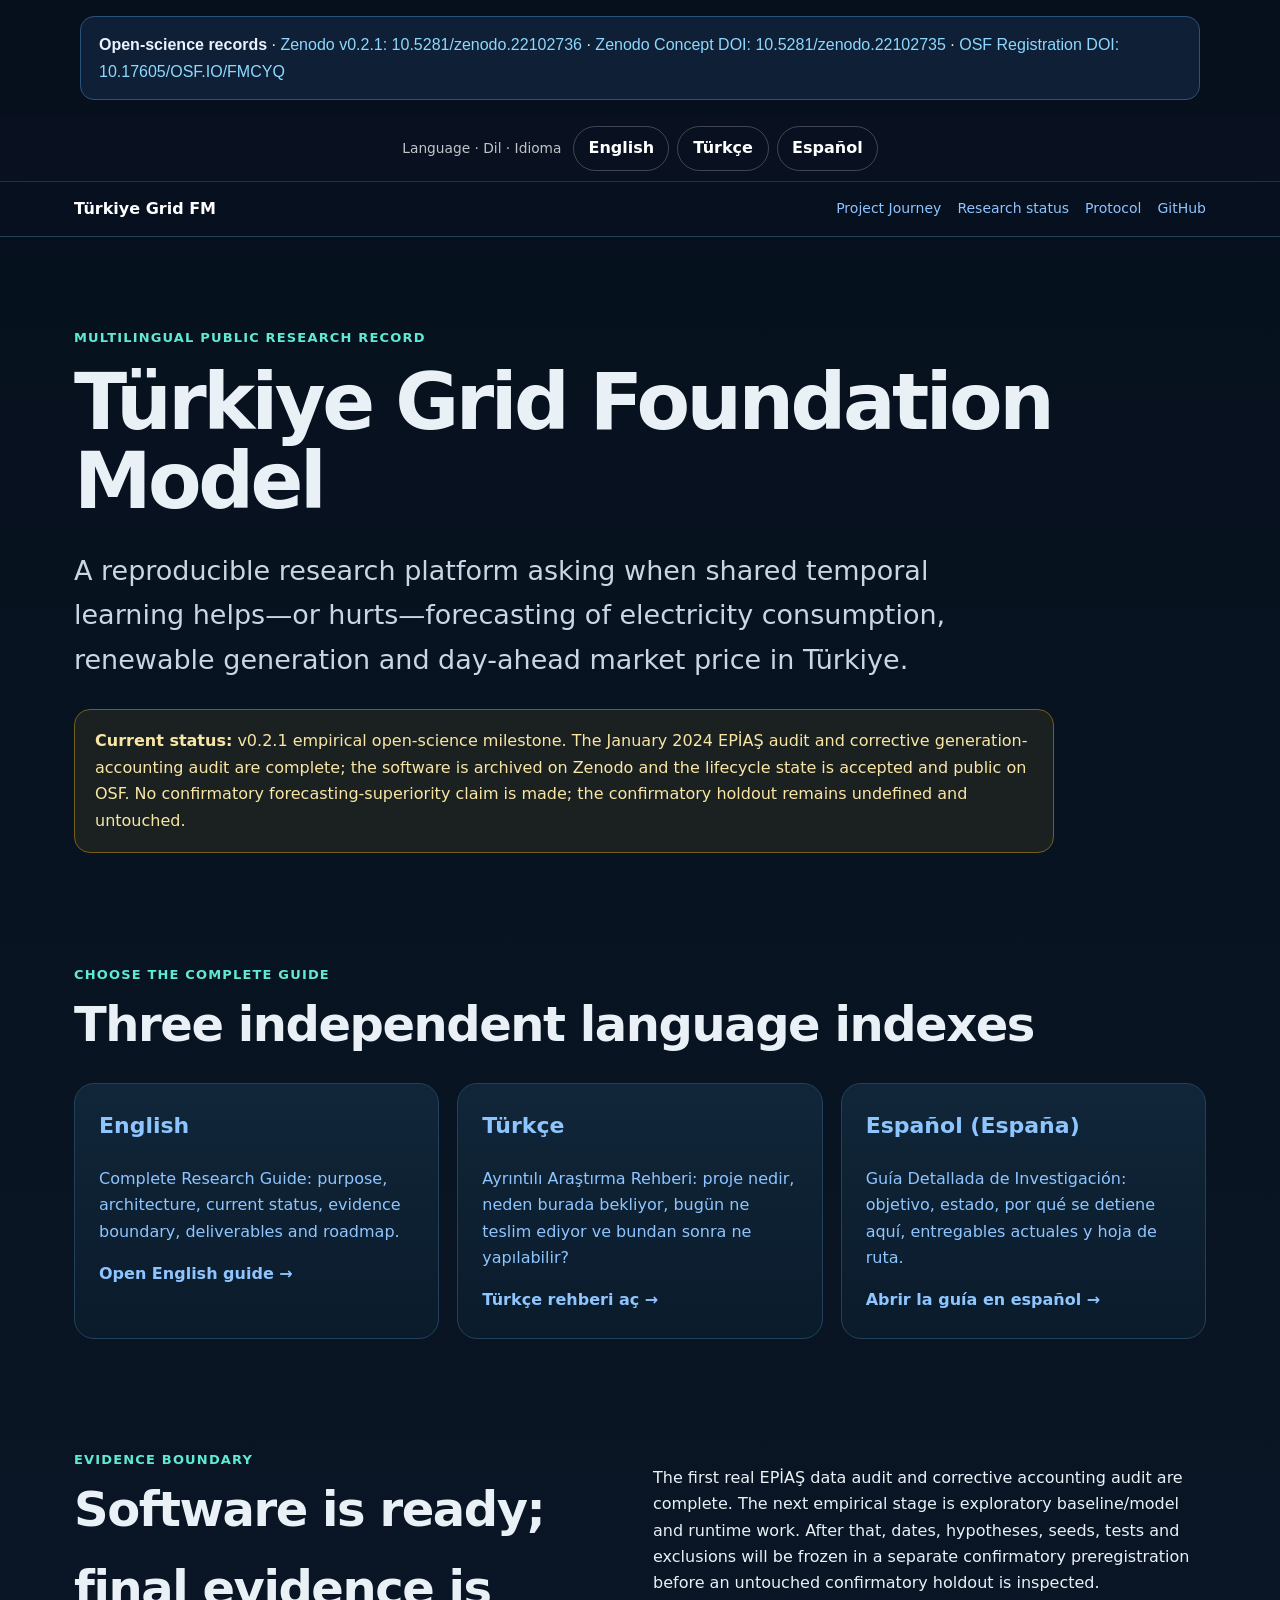
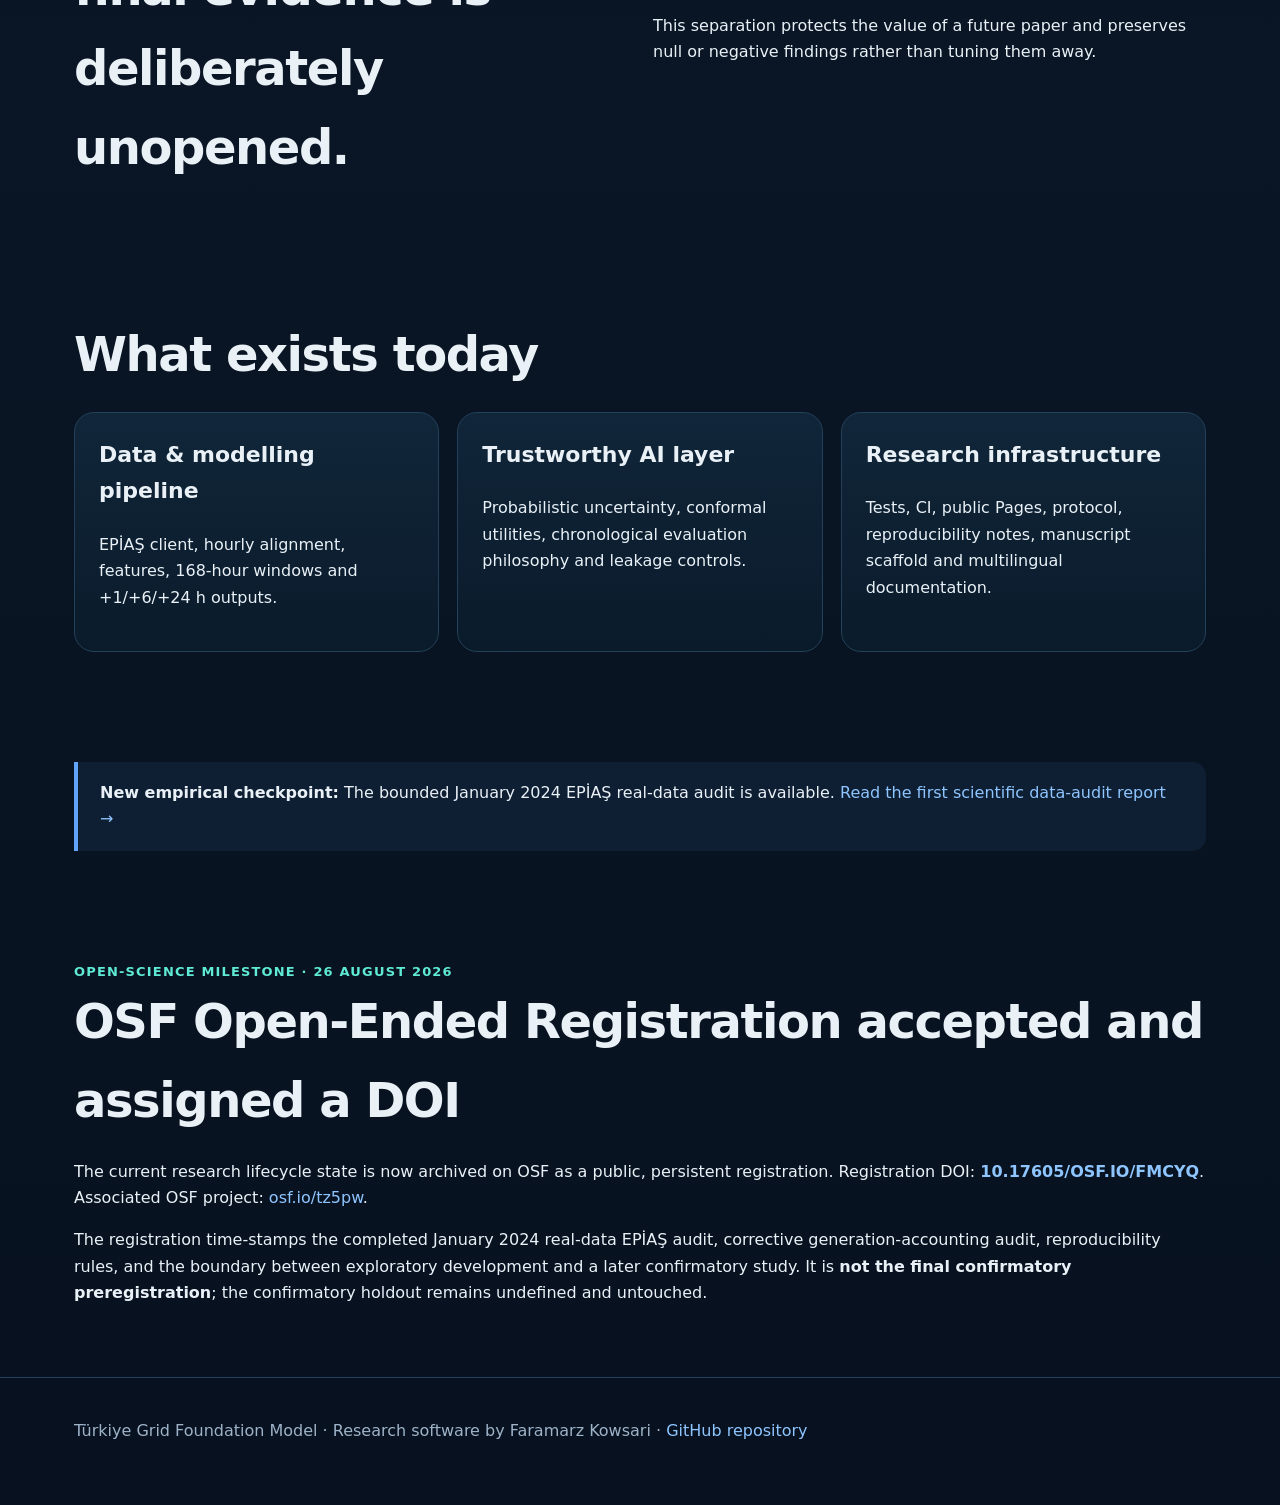
<file: docs/index.html>
<!doctype html><html lang="en"><head><meta charset="utf-8"><meta name="viewport" content="width=device-width,initial-scale=1">
<title>Türkiye Grid Foundation Model — Multilingual Research Portal</title><meta name="description" content="Official multilingual public research record for Türkiye Grid Foundation Model. Read the full project guide in English, Turkish or Spanish (Spain), including status, evidence boundary and research roadmap.">
<link rel="canonical" href="https://faramarzkowsari.github.io/turkiye-grid-foundation-model/"><link rel="alternate" hreflang="en" href="https://faramarzkowsari.github.io/turkiye-grid-foundation-model/en/">
<link rel="alternate" hreflang="tr-TR" href="https://faramarzkowsari.github.io/turkiye-grid-foundation-model/tr/">
<link rel="alternate" hreflang="es-ES" href="https://faramarzkowsari.github.io/turkiye-grid-foundation-model/es/">
<link rel="alternate" hreflang="x-default" href="https://faramarzkowsari.github.io/turkiye-grid-foundation-model/">
<meta property="og:type" content="website"><meta property="og:title" content="Türkiye Grid Foundation Model — Multilingual Research Portal"><meta property="og:description" content="Official multilingual public research record for Türkiye Grid Foundation Model. Read the full project guide in English, Turkish or Spanish (Spain), including status, evidence boundary and research roadmap.">
<meta property="og:url" content="https://faramarzkowsari.github.io/turkiye-grid-foundation-model/"><meta property="og:image" content="https://faramarzkowsari.github.io/turkiye-grid-foundation-model/assets/social-preview.svg"><meta name="twitter:card" content="summary_large_image">
<link rel="stylesheet" href="styles.css">
<script type="application/ld+json">{"@context": "https://schema.org", "@type": "WebSite", "name": "Türkiye Grid Foundation Model", "url": "https://faramarzkowsari.github.io/turkiye-grid-foundation-model/", "description": "Official multilingual public research record for Türkiye Grid Foundation Model. Read the full project guide in English, Turkish or Spanish (Spain), including status, evidence boundary and research roadmap.", "author": {"@type": "Person", "name": "Faramarz Kowsari", "url": "https://faramarzkowsari.github.io"}}</script>
<style id="tgfm-language-tabs-style">.tgfm-language-tabs{position:sticky;top:0;z-index:9999;display:flex;justify-content:center;align-items:center;gap:8px;flex-wrap:wrap;padding:10px 14px;background:rgba(10,18,34,.96);border-bottom:1px solid rgba(255,255,255,.12);backdrop-filter:blur(10px)}.tgfm-language-tabs .label{margin-right:4px;font-size:.86rem;opacity:.75;color:#fff}.tgfm-language-tabs a{display:inline-flex;align-items:center;justify-content:center;min-width:92px;padding:8px 14px;border:1px solid rgba(255,255,255,.22);border-radius:999px;color:#fff;text-decoration:none;font-weight:700}.tgfm-language-tabs a:hover{background:rgba(255,255,255,.09)}.tgfm-language-tabs a.active{background:#fff;color:#111827;border-color:#fff}@media(max-width:560px){.tgfm-language-tabs .label{width:100%;text-align:center}.tgfm-language-tabs a{min-width:82px;font-size:.9rem}}</style><meta name="citation_doi" content="10.5281/zenodo.22102736">
<meta name="DC.identifier" content="doi:10.5281/zenodo.22102736">
<meta name="DC.relation" content="https://doi.org/10.17605/OSF.IO/FMCYQ">
</head><body>
<div id="tgfm-doi-panel" style="max-width:1120px;margin:16px auto;padding:14px 18px;border:1px solid #2b5278;border-radius:14px;background:#0f2036;color:#eaf2ff;font-family:Segoe UI,Arial,sans-serif;line-height:1.7"><strong>Open-science records</strong> · <a href="https://doi.org/10.5281/zenodo.22102736" style="color:#8dd8ff">Zenodo v0.2.1: 10.5281/zenodo.22102736</a> · <a href="https://doi.org/10.5281/zenodo.22102735" style="color:#8dd8ff">Zenodo Concept DOI: 10.5281/zenodo.22102735</a> · <a href="https://doi.org/10.17605/OSF.IO/FMCYQ" style="color:#8dd8ff">OSF Registration DOI: 10.17605/OSF.IO/FMCYQ</a></div><div class="tgfm-language-tabs" role="navigation" aria-label="Language selector"><span class="label">Language · Dil · Idioma</span><a class="" href="https://faramarzkowsari.github.io/turkiye-grid-foundation-model/en/" hreflang="en">English</a><a class="" href="https://faramarzkowsari.github.io/turkiye-grid-foundation-model/tr/" hreflang="tr-TR">Türkçe</a><a class="" href="https://faramarzkowsari.github.io/turkiye-grid-foundation-model/es/" hreflang="es-ES">Español</a></div>
<nav class="nav"><div class="wrap"><a class="brand" href="index.html">Türkiye Grid FM</a><div class="links"><a href="en/project-journey.html">Project Journey</a><a href="results.html">Research status</a><a href="../RESEARCH_PROTOCOL.md">Protocol</a><a href="https://github.com/FaramarzKowsari/turkiye-grid-foundation-model">GitHub</a></div></div></nav>
<header class="hero"><div class="wrap"><div class="eyebrow">Multilingual public research record</div><h1>Türkiye Grid Foundation Model</h1>
<p class="lead">A reproducible research platform asking when shared temporal learning helps—or hurts—forecasting of electricity consumption, renewable generation and day-ahead market price in Türkiye.</p>
<div class="status"><strong>Current status:</strong> v0.2.1 empirical open-science milestone. The January 2024 EPİAŞ audit and corrective generation-accounting audit are complete; the software is archived on Zenodo and the lifecycle state is accepted and public on OSF. No confirmatory forecasting-superiority claim is made; the confirmatory holdout remains undefined and untouched.</div></div></header>
<main>
<section class="section"><div class="wrap"><div class="eyebrow">Choose the complete guide</div><h2>Three independent language indexes</h2>
<div class="grid">
<a class="card" href="en/"><h3>English</h3><p>Complete Research Guide: purpose, architecture, current status, evidence boundary, deliverables and roadmap.</p><strong>Open English guide →</strong></a>
<a class="card" href="tr/"><h3>Türkçe</h3><p>Ayrıntılı Araştırma Rehberi: proje nedir, neden burada bekliyor, bugün ne teslim ediyor ve bundan sonra ne yapılabilir?</p><strong>Türkçe rehberi aç →</strong></a>
<a class="card" href="es/"><h3>Español (España)</h3><p>Guía Detallada de Investigación: objetivo, estado, por qué se detiene aquí, entregables actuales y hoja de ruta.</p><strong>Abrir la guía en español →</strong></a>
</div></div></section>
<section class="section"><div class="wrap"><div class="two"><div><div class="eyebrow">Evidence boundary</div><h2>Software is ready; final evidence is deliberately unopened.</h2></div>
<div><p>The first real EPİAŞ data audit and corrective accounting audit are complete. The next empirical stage is exploratory baseline/model and runtime work. After that, dates, hypotheses, seeds, tests and exclusions will be frozen in a separate confirmatory preregistration before an untouched confirmatory holdout is inspected.</p>
<p>This separation protects the value of a future paper and preserves null or negative findings rather than tuning them away.</p></div></div></div></section>
<section class="section"><div class="wrap"><h2>What exists today</h2><div class="grid"><div class="card"><h3>Data & modelling pipeline</h3><p>EPİAŞ client, hourly alignment, features, 168-hour windows and +1/+6/+24 h outputs.</p></div><div class="card"><h3>Trustworthy AI layer</h3><p>Probabilistic uncertainty, conformal utilities, chronological evaluation philosophy and leakage controls.</p></div><div class="card"><h3>Research infrastructure</h3><p>Tests, CI, public Pages, protocol, reproducibility notes, manuscript scaffold and multilingual documentation.</p></div></div></div></section>
<section class="section"><div class="wrap"><div class="callout"><strong>New empirical checkpoint:</strong> The bounded January 2024 EPİAŞ real-data audit is available. <a href="data-audit.html">Read the first scientific data-audit report →</a></div></div></section>
<section id="osf-open-science-milestone" class="section alt"><div class="wrap"><div class="eyebrow">Open-science milestone · 26 August 2026</div><h2>OSF Open-Ended Registration accepted and assigned a DOI</h2><p>The current research lifecycle state is now archived on OSF as a public, persistent registration. Registration DOI: <a href="https://doi.org/10.17605/OSF.IO/FMCYQ"><strong>10.17605/OSF.IO/FMCYQ</strong></a>. Associated OSF project: <a href="https://osf.io/tz5pw">osf.io/tz5pw</a>.</p><p>The registration time-stamps the completed January 2024 real-data EPİAŞ audit, corrective generation-accounting audit, reproducibility rules, and the boundary between exploratory development and a later confirmatory study. It is <strong>not the final confirmatory preregistration</strong>; the confirmatory holdout remains undefined and untouched.</p></div></section>
</main>
<footer class="footer"><div class="wrap">Türkiye Grid Foundation Model · Research software by Faramarz Kowsari · <a href="https://github.com/FaramarzKowsari/turkiye-grid-foundation-model">GitHub repository</a></div></footer>
</body></html>
</file>
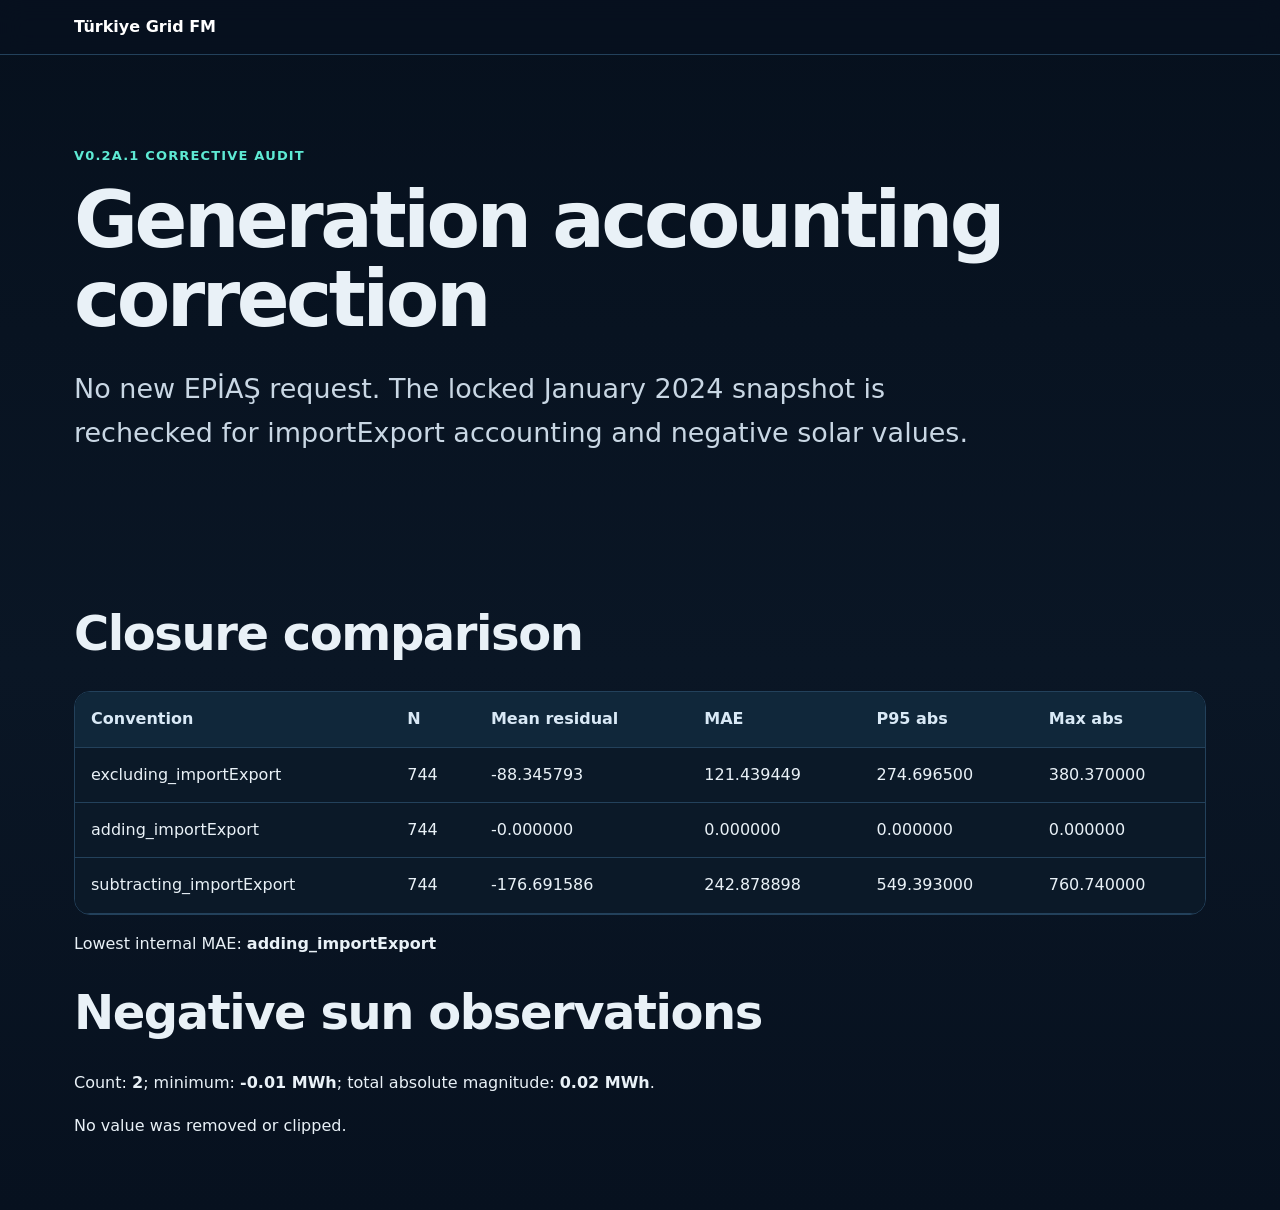
<file: docs/data-audit-correction.html>
<!doctype html><html><head><meta charset="utf-8"><meta name="viewport" content="width=device-width,initial-scale=1"><title>v0.2a.1 Corrective Audit</title><link rel="stylesheet" href="styles.css"></head><body><nav class="nav"><div class="wrap"><a class="brand" href="index.html">Türkiye Grid FM</a></div></nav><header class="hero"><div class="wrap"><div class="eyebrow">v0.2a.1 corrective audit</div><h1>Generation accounting correction</h1><p class="lead">No new EPİAŞ request. The locked January 2024 snapshot is rechecked for importExport accounting and negative solar values.</p></div></header><main><section class="section"><div class="wrap"><h2>Closure comparison</h2><div class="table-wrap"><table><thead><tr><th>Convention</th><th>N</th><th>Mean residual</th><th>MAE</th><th>P95 abs</th><th>Max abs</th></tr></thead><tbody><tr><td>excluding_importExport</td><td>744</td><td>-88.345793</td><td>121.439449</td><td>274.696500</td><td>380.370000</td></tr><tr><td>adding_importExport</td><td>744</td><td>-0.000000</td><td>0.000000</td><td>0.000000</td><td>0.000000</td></tr><tr><td>subtracting_importExport</td><td>744</td><td>-176.691586</td><td>242.878898</td><td>549.393000</td><td>760.740000</td></tr></tbody></table></div><p>Lowest internal MAE: <strong>adding_importExport</strong></p><h2>Negative sun observations</h2><p>Count: <strong>2</strong>; minimum: <strong>-0.01 MWh</strong>; total absolute magnitude: <strong>0.02 MWh</strong>.</p><p>No value was removed or clipped.</p></div></section></main></body></html>
</file>
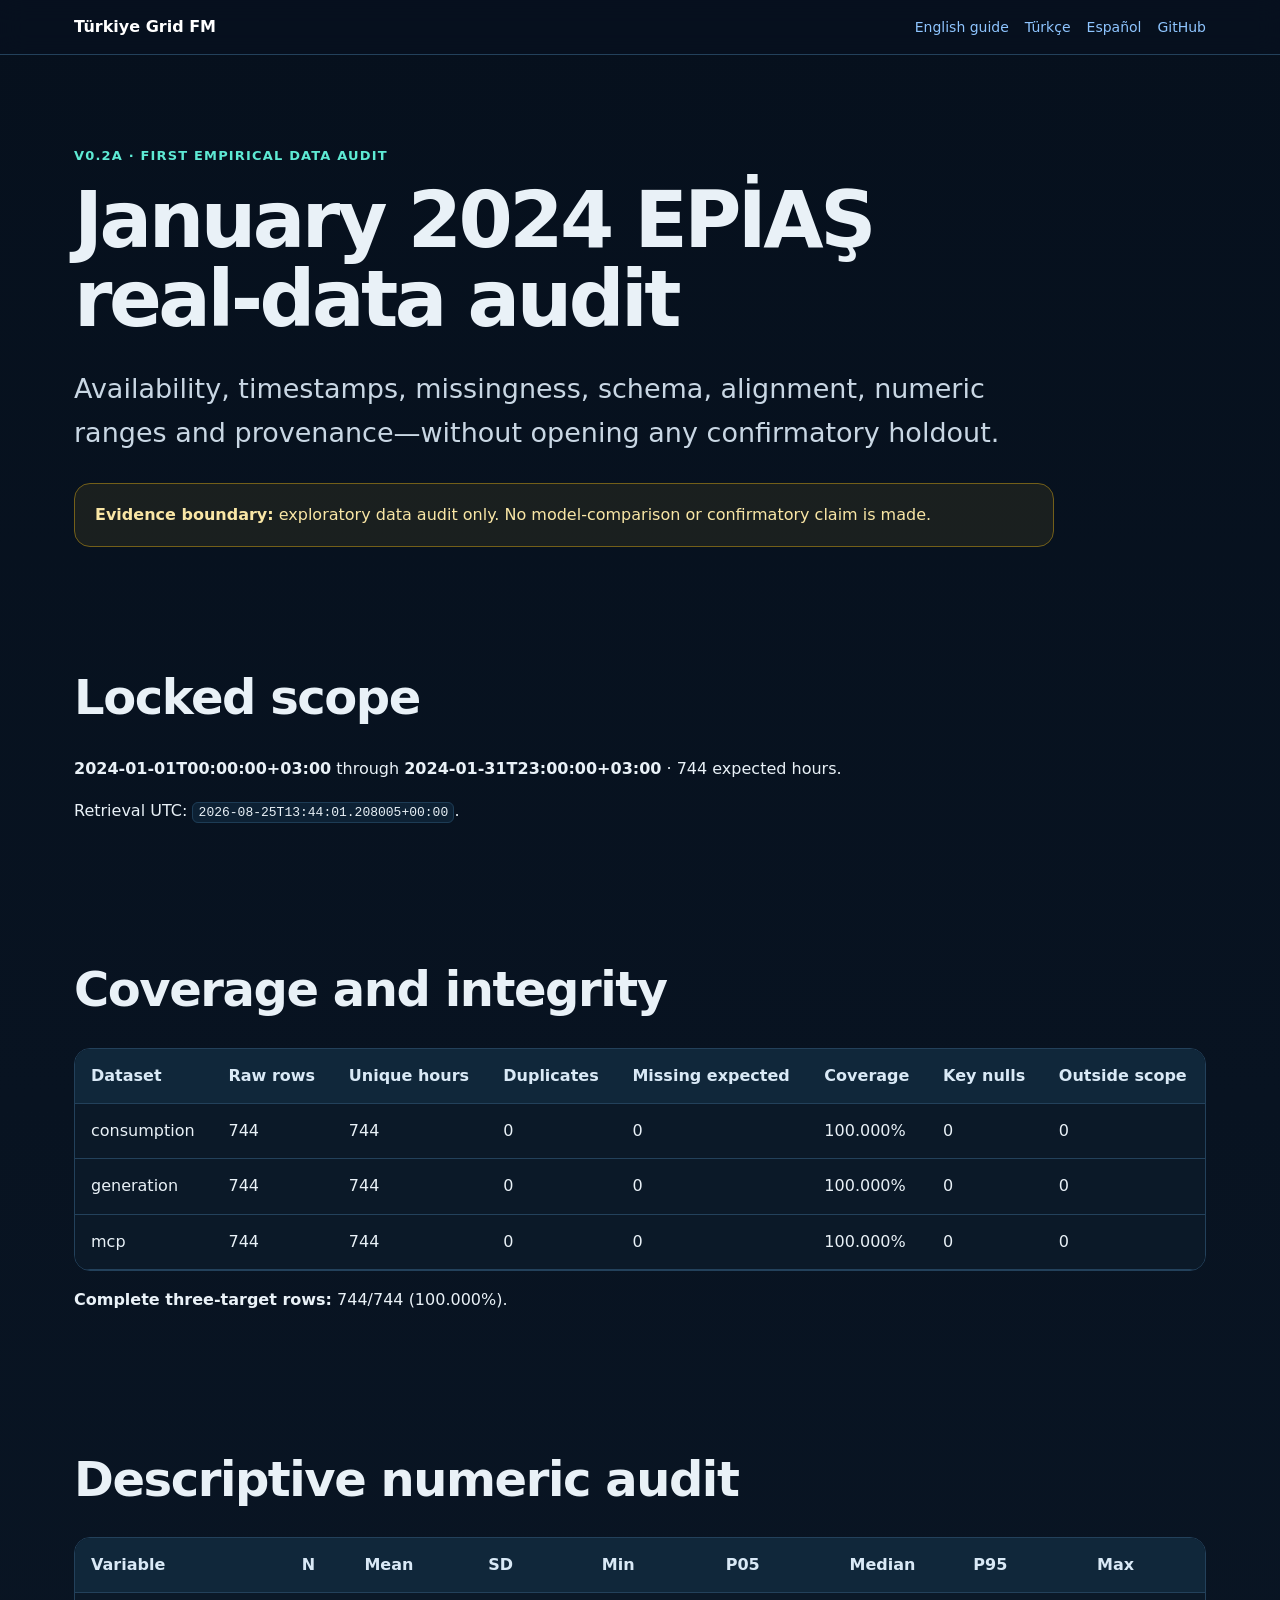
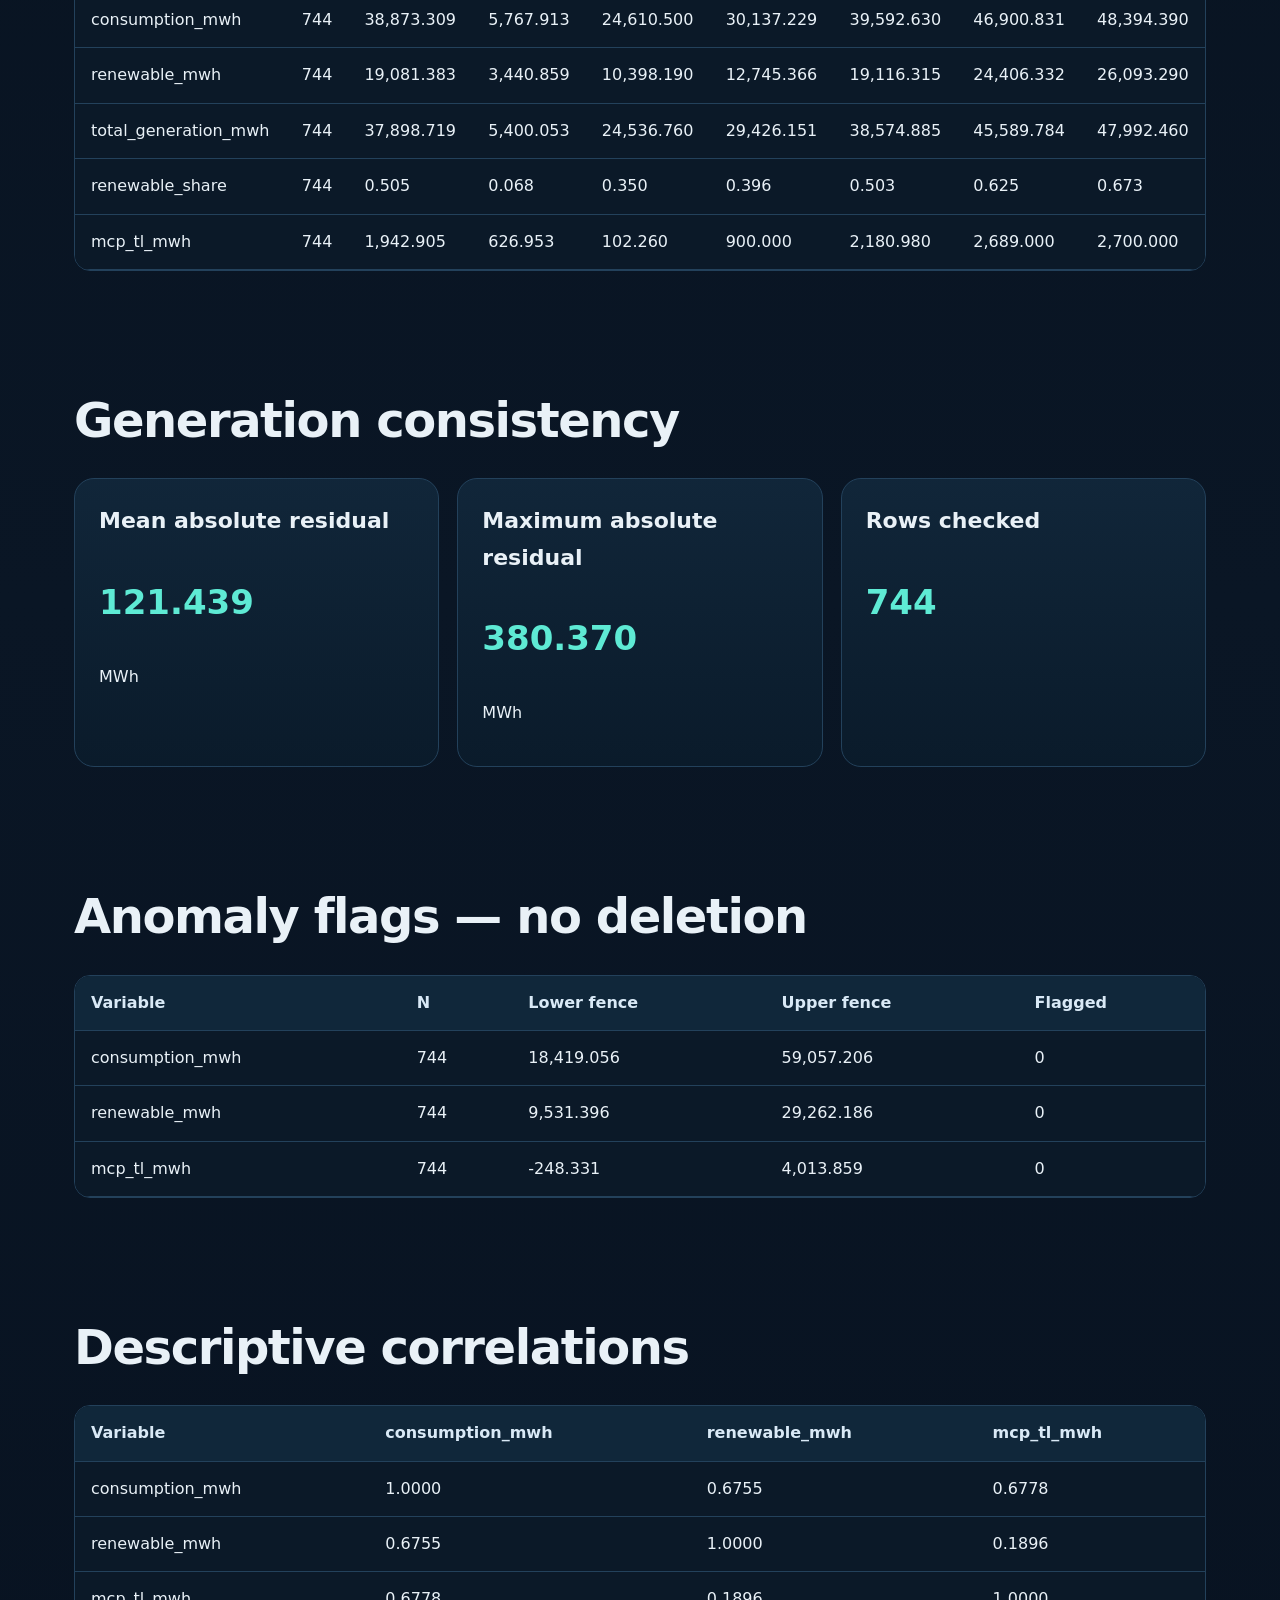
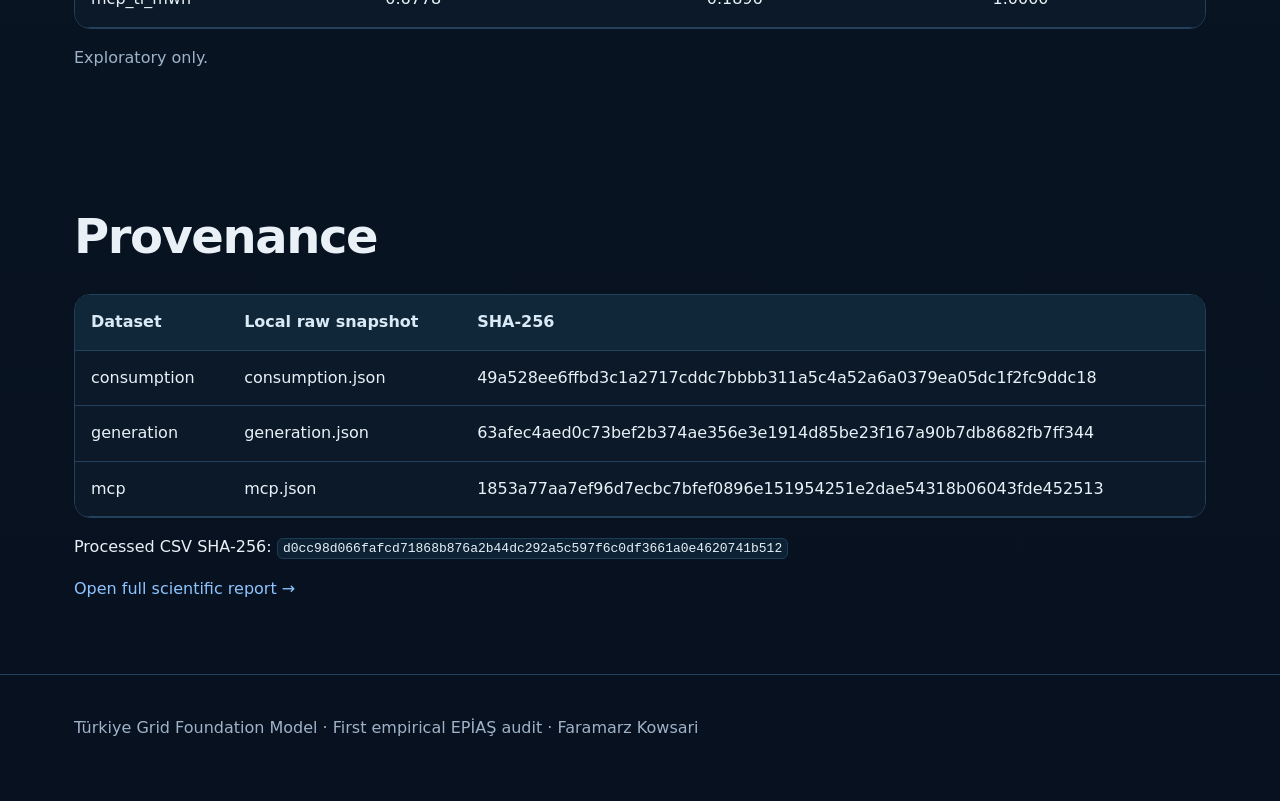
<file: docs/data-audit.html>
<!doctype html><html lang="en"><head><meta charset="utf-8"><meta name="viewport" content="width=device-width,initial-scale=1"><title>First Empirical EPİAŞ Data Audit — Türkiye Grid Foundation Model</title><meta name="description" content="Exploratory January 2024 EPİAŞ real-data quality audit; no confirmatory holdout touched."><link rel="stylesheet" href="styles.css"></head><body><nav class="nav"><div class="wrap"><a class="brand" href="index.html">Türkiye Grid FM</a><div class="links"><a href="en/">English guide</a><a href="tr/">Türkçe</a><a href="es/">Español</a><a href="https://github.com/FaramarzKowsari/turkiye-grid-foundation-model">GitHub</a></div></div></nav><header class="hero"><div class="wrap"><div class="eyebrow">v0.2a · First empirical data audit</div><h1>January 2024 EPİAŞ real-data audit</h1><p class="lead">Availability, timestamps, missingness, schema, alignment, numeric ranges and provenance—without opening any confirmatory holdout.</p><div class="status"><strong>Evidence boundary:</strong> exploratory data audit only. No model-comparison or confirmatory claim is made.</div></div></header><main><section class="section"><div class="wrap"><h2>Locked scope</h2><p><strong>2024-01-01T00:00:00+03:00</strong> through <strong>2024-01-31T23:00:00+03:00</strong> · 744 expected hours.</p><p>Retrieval UTC: <code>2026-08-25T13:44:01.208005+00:00</code>.</p></div></section><section class="section"><div class="wrap"><h2>Coverage and integrity</h2><div class="table-wrap"><table><thead><tr><th>Dataset</th><th>Raw rows</th><th>Unique hours</th><th>Duplicates</th><th>Missing expected</th><th>Coverage</th><th>Key nulls</th><th>Outside scope</th></tr></thead><tbody><tr><td>consumption</td><td>744</td><td>744</td><td>0</td><td>0</td><td>100.000%</td><td>0</td><td>0</td></tr><tr><td>generation</td><td>744</td><td>744</td><td>0</td><td>0</td><td>100.000%</td><td>0</td><td>0</td></tr><tr><td>mcp</td><td>744</td><td>744</td><td>0</td><td>0</td><td>100.000%</td><td>0</td><td>0</td></tr></tbody></table></div><p><strong>Complete three-target rows:</strong> 744/744 (100.000%).</p></div></section><section class="section"><div class="wrap"><h2>Descriptive numeric audit</h2><div class="table-wrap"><table><thead><tr><th>Variable</th><th>N</th><th>Mean</th><th>SD</th><th>Min</th><th>P05</th><th>Median</th><th>P95</th><th>Max</th></tr></thead><tbody><tr><td>consumption_mwh</td><td>744</td><td>38,873.309</td><td>5,767.913</td><td>24,610.500</td><td>30,137.229</td><td>39,592.630</td><td>46,900.831</td><td>48,394.390</td></tr><tr><td>renewable_mwh</td><td>744</td><td>19,081.383</td><td>3,440.859</td><td>10,398.190</td><td>12,745.366</td><td>19,116.315</td><td>24,406.332</td><td>26,093.290</td></tr><tr><td>total_generation_mwh</td><td>744</td><td>37,898.719</td><td>5,400.053</td><td>24,536.760</td><td>29,426.151</td><td>38,574.885</td><td>45,589.784</td><td>47,992.460</td></tr><tr><td>renewable_share</td><td>744</td><td>0.505</td><td>0.068</td><td>0.350</td><td>0.396</td><td>0.503</td><td>0.625</td><td>0.673</td></tr><tr><td>mcp_tl_mwh</td><td>744</td><td>1,942.905</td><td>626.953</td><td>102.260</td><td>900.000</td><td>2,180.980</td><td>2,689.000</td><td>2,700.000</td></tr></tbody></table></div></div></section><section class="section"><div class="wrap"><h2>Generation consistency</h2><div class="grid"><div class="card"><h3>Mean absolute residual</h3><p class="metric">121.439</p><p>MWh</p></div><div class="card"><h3>Maximum absolute residual</h3><p class="metric">380.370</p><p>MWh</p></div><div class="card"><h3>Rows checked</h3><p class="metric">744</p></div></div></div></section><section class="section"><div class="wrap"><h2>Anomaly flags — no deletion</h2><div class="table-wrap"><table><thead><tr><th>Variable</th><th>N</th><th>Lower fence</th><th>Upper fence</th><th>Flagged</th></tr></thead><tbody><tr><td>consumption_mwh</td><td>744</td><td>18,419.056</td><td>59,057.206</td><td>0</td></tr><tr><td>renewable_mwh</td><td>744</td><td>9,531.396</td><td>29,262.186</td><td>0</td></tr><tr><td>mcp_tl_mwh</td><td>744</td><td>-248.331</td><td>4,013.859</td><td>0</td></tr></tbody></table></div></div></section><section class="section"><div class="wrap"><h2>Descriptive correlations</h2><div class="table-wrap"><table><thead><tr><th>Variable</th><th>consumption_mwh</th><th>renewable_mwh</th><th>mcp_tl_mwh</th></tr></thead><tbody><tr><td>consumption_mwh</td><td>1.0000</td><td>0.6755</td><td>0.6778</td></tr><tr><td>renewable_mwh</td><td>0.6755</td><td>1.0000</td><td>0.1896</td></tr><tr><td>mcp_tl_mwh</td><td>0.6778</td><td>0.1896</td><td>1.0000</td></tr></tbody></table></div><p class="muted">Exploratory only.</p></div></section><section class="section"><div class="wrap"><h2>Provenance</h2><div class="table-wrap"><table><thead><tr><th>Dataset</th><th>Local raw snapshot</th><th>SHA-256</th></tr></thead><tbody><tr><td>consumption</td><td>consumption.json</td><td>49a528ee6ffbd3c1a2717cddc7bbbb311a5c4a52a6a0379ea05dc1f2fc9ddc18</td></tr><tr><td>generation</td><td>generation.json</td><td>63afec4aed0c73bef2b374ae356e3e1914d85be23f167a90b7db8682fb7ff344</td></tr><tr><td>mcp</td><td>mcp.json</td><td>1853a77aa7ef96d7ecbc7bfef0896e151954251e2dae54318b06043fde452513</td></tr></tbody></table></div><p>Processed CSV SHA-256: <code>d0cc98d066fafcd71868b876a2b44dc292a5c597f6c0df3661a0e4620741b512</code></p><p><a href="https://github.com/FaramarzKowsari/turkiye-grid-foundation-model/blob/main/reports/DATA_AUDIT_REPORT_2024-01.md">Open full scientific report →</a></p></div></section></main><footer class="footer"><div class="wrap">Türkiye Grid Foundation Model · First empirical EPİAŞ audit · Faramarz Kowsari</div></footer></body></html>
</file>
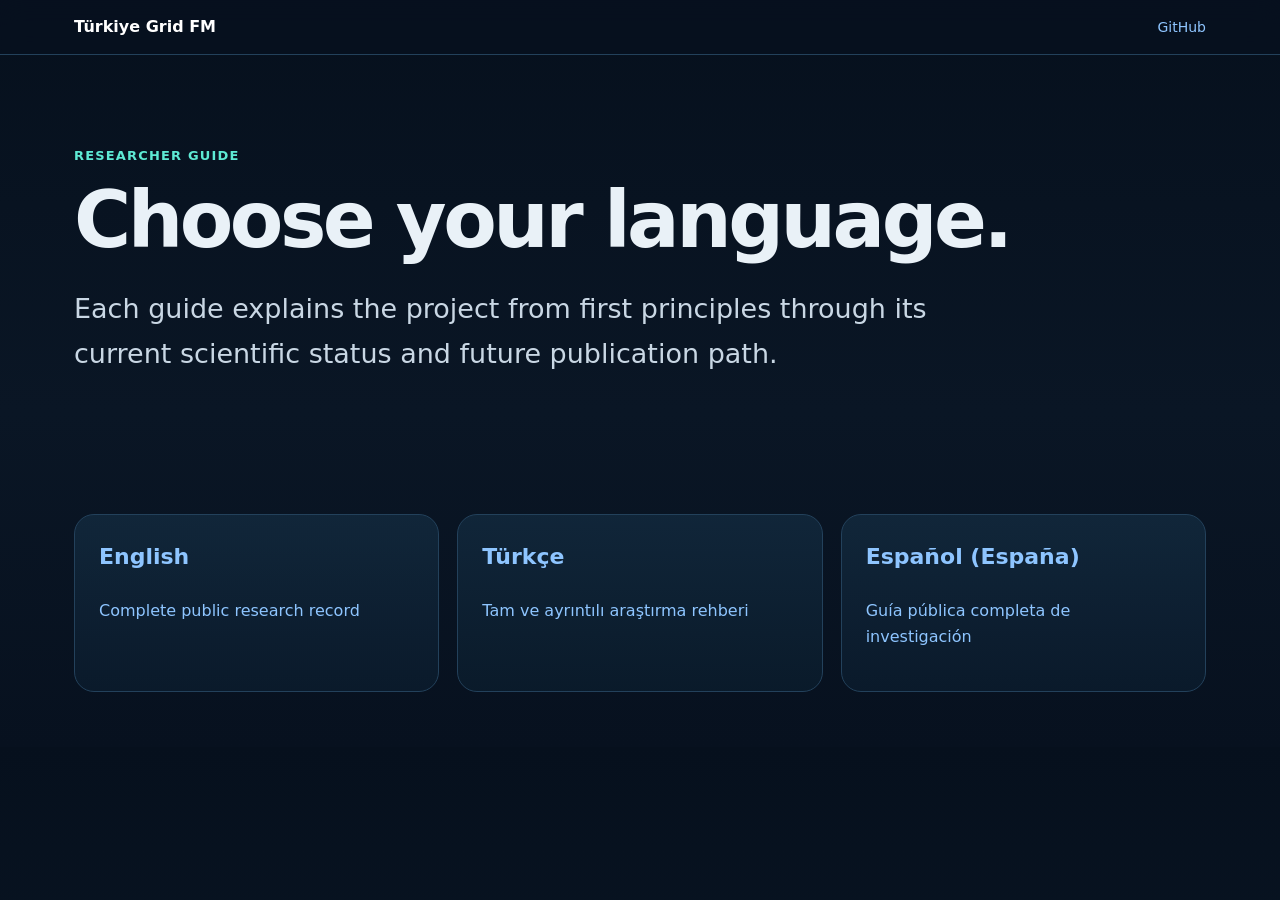
<file: docs/researcher-guide.html>
<!doctype html><html lang="en"><head><meta charset="utf-8"><meta name="viewport" content="width=device-width,initial-scale=1">
<title>Researcher Guide — Türkiye Grid Foundation Model</title><meta name="description" content="Choose English, Turkish or Spanish (Spain) to read the complete Türkiye Grid Foundation Model public research guide.">
<link rel="canonical" href="https://faramarzkowsari.github.io/turkiye-grid-foundation-model/researcher-guide.html"><link rel="alternate" hreflang="en" href="https://faramarzkowsari.github.io/turkiye-grid-foundation-model/en/">
<link rel="alternate" hreflang="tr-TR" href="https://faramarzkowsari.github.io/turkiye-grid-foundation-model/tr/">
<link rel="alternate" hreflang="es-ES" href="https://faramarzkowsari.github.io/turkiye-grid-foundation-model/es/">
<link rel="alternate" hreflang="x-default" href="https://faramarzkowsari.github.io/turkiye-grid-foundation-model/"><link rel="stylesheet" href="styles.css"></head>
<body><nav class="nav"><div class="wrap"><a class="brand" href="index.html">Türkiye Grid FM</a><div class="links"><a href="https://github.com/FaramarzKowsari/turkiye-grid-foundation-model">GitHub</a></div></div></nav>
<header class="hero"><div class="wrap"><div class="eyebrow">Researcher guide</div><h1>Choose your language.</h1><p class="lead">Each guide explains the project from first principles through its current scientific status and future publication path.</p></div></header>
<main><section class="section"><div class="wrap"><div class="grid">
<a class="card" href="en/"><h3>English</h3><p>Complete public research record</p></a>
<a class="card" href="tr/"><h3>Türkçe</h3><p>Tam ve ayrıntılı araştırma rehberi</p></a>
<a class="card" href="es/"><h3>Español (España)</h3><p>Guía pública completa de investigación</p></a>
</div></div></section></main></body></html>
</file>
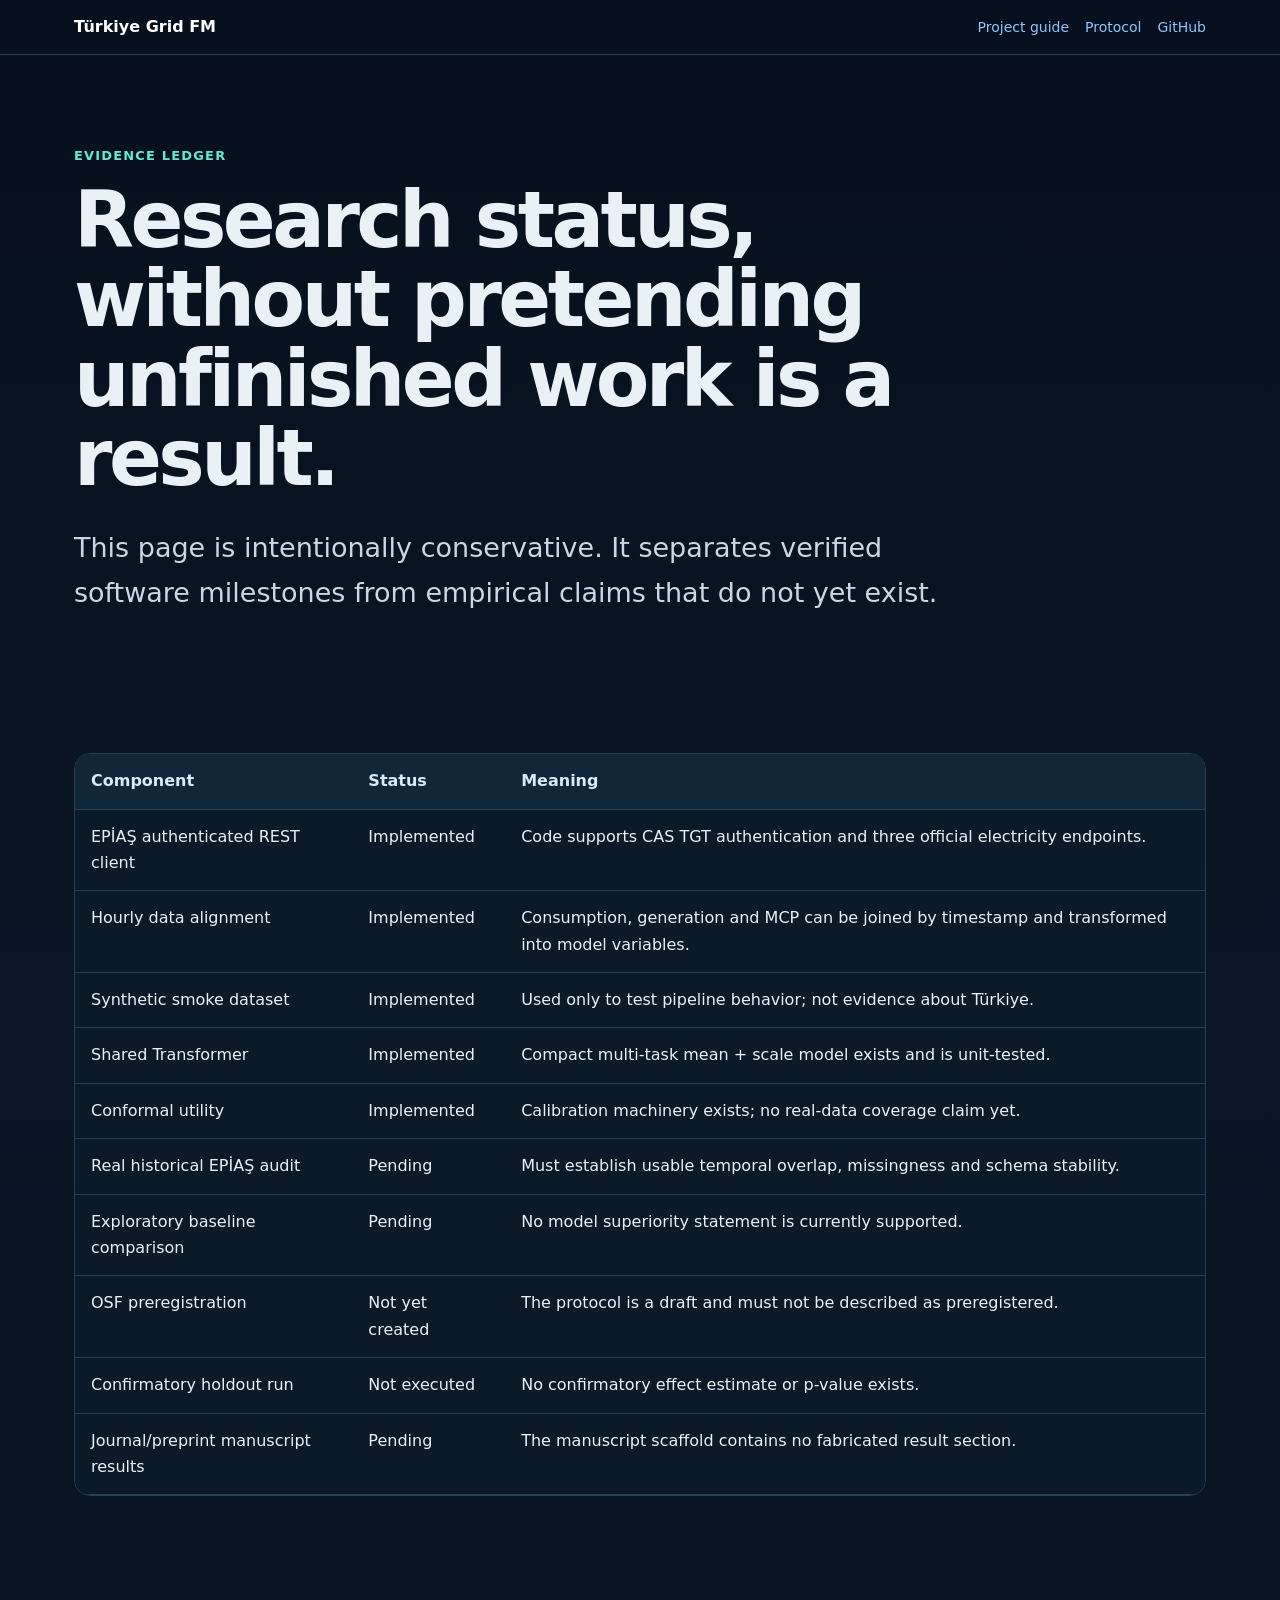
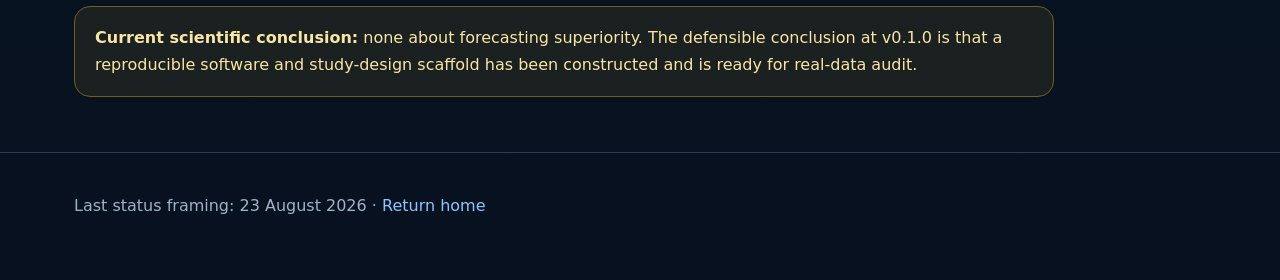
<file: docs/results.html>
<!doctype html><html lang="en"><head><meta charset="utf-8"><meta name="viewport" content="width=device-width,initial-scale=1"><title>Research Status — Türkiye Grid Foundation Model</title><link rel="stylesheet" href="styles.css"></head><body><nav class="nav"><div class="wrap"><a class="brand" href="index.html">Türkiye Grid FM</a><div class="links"><a href="project.html">Project guide</a><a href="../RESEARCH_PROTOCOL.md">Protocol</a><a href="https://github.com/FaramarzKowsari/turkiye-grid-foundation-model">GitHub</a></div></div></nav><header class="hero"><div class="wrap"><div class="eyebrow">Evidence ledger</div><h1>Research status, without pretending unfinished work is a result.</h1><p class="lead">This page is intentionally conservative. It separates verified software milestones from empirical claims that do not yet exist.</p></div></header><main><section class="section"><div class="wrap"><div class="table-wrap"><table><thead><tr><th>Component</th><th>Status</th><th>Meaning</th></tr></thead><tbody><tr><td>EPİAŞ authenticated REST client</td><td>Implemented</td><td>Code supports CAS TGT authentication and three official electricity endpoints.</td></tr><tr><td>Hourly data alignment</td><td>Implemented</td><td>Consumption, generation and MCP can be joined by timestamp and transformed into model variables.</td></tr><tr><td>Synthetic smoke dataset</td><td>Implemented</td><td>Used only to test pipeline behavior; not evidence about Türkiye.</td></tr><tr><td>Shared Transformer</td><td>Implemented</td><td>Compact multi-task mean + scale model exists and is unit-tested.</td></tr><tr><td>Conformal utility</td><td>Implemented</td><td>Calibration machinery exists; no real-data coverage claim yet.</td></tr><tr><td>Real historical EPİAŞ audit</td><td>Pending</td><td>Must establish usable temporal overlap, missingness and schema stability.</td></tr><tr><td>Exploratory baseline comparison</td><td>Pending</td><td>No model superiority statement is currently supported.</td></tr><tr><td>OSF preregistration</td><td>Not yet created</td><td>The protocol is a draft and must not be described as preregistered.</td></tr><tr><td>Confirmatory holdout run</td><td>Not executed</td><td>No confirmatory effect estimate or p-value exists.</td></tr><tr><td>Journal/preprint manuscript results</td><td>Pending</td><td>The manuscript scaffold contains no fabricated result section.</td></tr></tbody></table></div></div></section><section class="section"><div class="wrap"><div class="status"><strong>Current scientific conclusion:</strong> none about forecasting superiority. The defensible conclusion at v0.1.0 is that a reproducible software and study-design scaffold has been constructed and is ready for real-data audit.</div></div></section></main><footer class="footer"><div class="wrap">Last status framing: 23 August 2026 · <a href="index.html">Return home</a></div></footer></body></html>
</file>
<file: docs/styles.css>
:root{--bg:#07111f;--panel:#0d1b2a;--panel2:#11273b;--text:#e9f1f7;--muted:#9fb3c8;--cyan:#5eead4;--blue:#60a5fa;--amber:#fbbf24;--line:#23415b;--max:1180px}*{box-sizing:border-box}html{scroll-behavior:smooth}body{margin:0;background:linear-gradient(180deg,#06101d 0%,#0a1625 55%,#07111f 100%);color:var(--text);font-family:Inter,ui-sans-serif,system-ui,-apple-system,BlinkMacSystemFont,"Segoe UI",sans-serif;line-height:1.65}a{color:#8ec5ff;text-decoration:none}a:hover{text-decoration:underline}.wrap{max-width:var(--max);margin:auto;padding:0 24px}.nav{position:sticky;top:0;z-index:5;backdrop-filter:blur(12px);background:rgba(7,17,31,.88);border-bottom:1px solid var(--line)}.nav .wrap{display:flex;gap:20px;align-items:center;justify-content:space-between;padding-top:14px;padding-bottom:14px}.brand{font-weight:800;color:#fff}.links{display:flex;flex-wrap:wrap;gap:16px;font-size:14px}.hero{padding:90px 0 56px}.eyebrow{color:var(--cyan);font-weight:800;letter-spacing:.09em;text-transform:uppercase;font-size:13px}.hero h1{font-size:clamp(42px,7vw,78px);line-height:1.02;letter-spacing:-.045em;margin:14px 0 20px;max-width:1000px}.lead{font-size:clamp(19px,2.4vw,27px);color:#c9d7e4;max-width:930px}.chips{display:flex;gap:10px;flex-wrap:wrap;margin:28px 0}.chip{border:1px solid var(--line);background:#0b1b2b;border-radius:999px;padding:8px 13px;font-size:13px;color:#c8d8e8}.status{border:1px solid #735f19;background:rgba(251,191,36,.08);padding:18px 20px;border-radius:16px;color:#f9e6a5;max-width:980px}.grid{display:grid;grid-template-columns:repeat(3,1fr);gap:18px}.card{border:1px solid var(--line);background:linear-gradient(180deg,rgba(17,39,59,.92),rgba(10,27,43,.92));border-radius:20px;padding:24px}.card h3{margin-top:0}.metric{font-size:34px;font-weight:850;color:var(--cyan);display:block}.section{padding:55px 0}.section h2{font-size:clamp(30px,4vw,48px);letter-spacing:-.03em;margin:0 0 18px}.section h3{font-size:22px}.muted{color:var(--muted)}.two{display:grid;grid-template-columns:1fr 1fr;gap:26px}.flow{display:grid;grid-template-columns:repeat(7,1fr);align-items:center;gap:8px;margin:28px 0}.node{background:#10273a;border:1px solid var(--line);border-radius:14px;padding:15px 10px;text-align:center;font-size:13px}.arrow{text-align:center;color:var(--cyan);font-size:22px}.table-wrap{overflow-x:auto;border:1px solid var(--line);border-radius:16px}table{width:100%;border-collapse:collapse;min-width:760px;background:#0b1928}th,td{padding:14px 16px;border-bottom:1px solid var(--line);text-align:left;vertical-align:top}th{background:#10273a;color:#d9e9f6}code{background:#0d2134;border:1px solid #1d3c55;padding:.15em .4em;border-radius:6px}pre{background:#05101d;border:1px solid var(--line);padding:18px;border-radius:14px;overflow:auto}.callout{border-left:4px solid var(--blue);padding:18px 22px;background:rgba(96,165,250,.08);border-radius:0 14px 14px 0}.researchq{font-size:24px;line-height:1.45;color:#dbeafe}.footer{border-top:1px solid var(--line);padding:40px 0 60px;color:var(--muted)}.author{display:flex;gap:20px;align-items:center}.author img{width:96px;height:96px;border-radius:50%;border:2px solid #244966}.lang{padding-top:20px;border-top:1px solid var(--line);margin-top:30px}@media(max-width:850px){.grid,.two{grid-template-columns:1fr}.flow{grid-template-columns:1fr}.arrow{transform:rotate(90deg)}.nav .wrap{align-items:flex-start;flex-direction:column}.hero{padding-top:55px}.links{gap:10px}}
</file>
